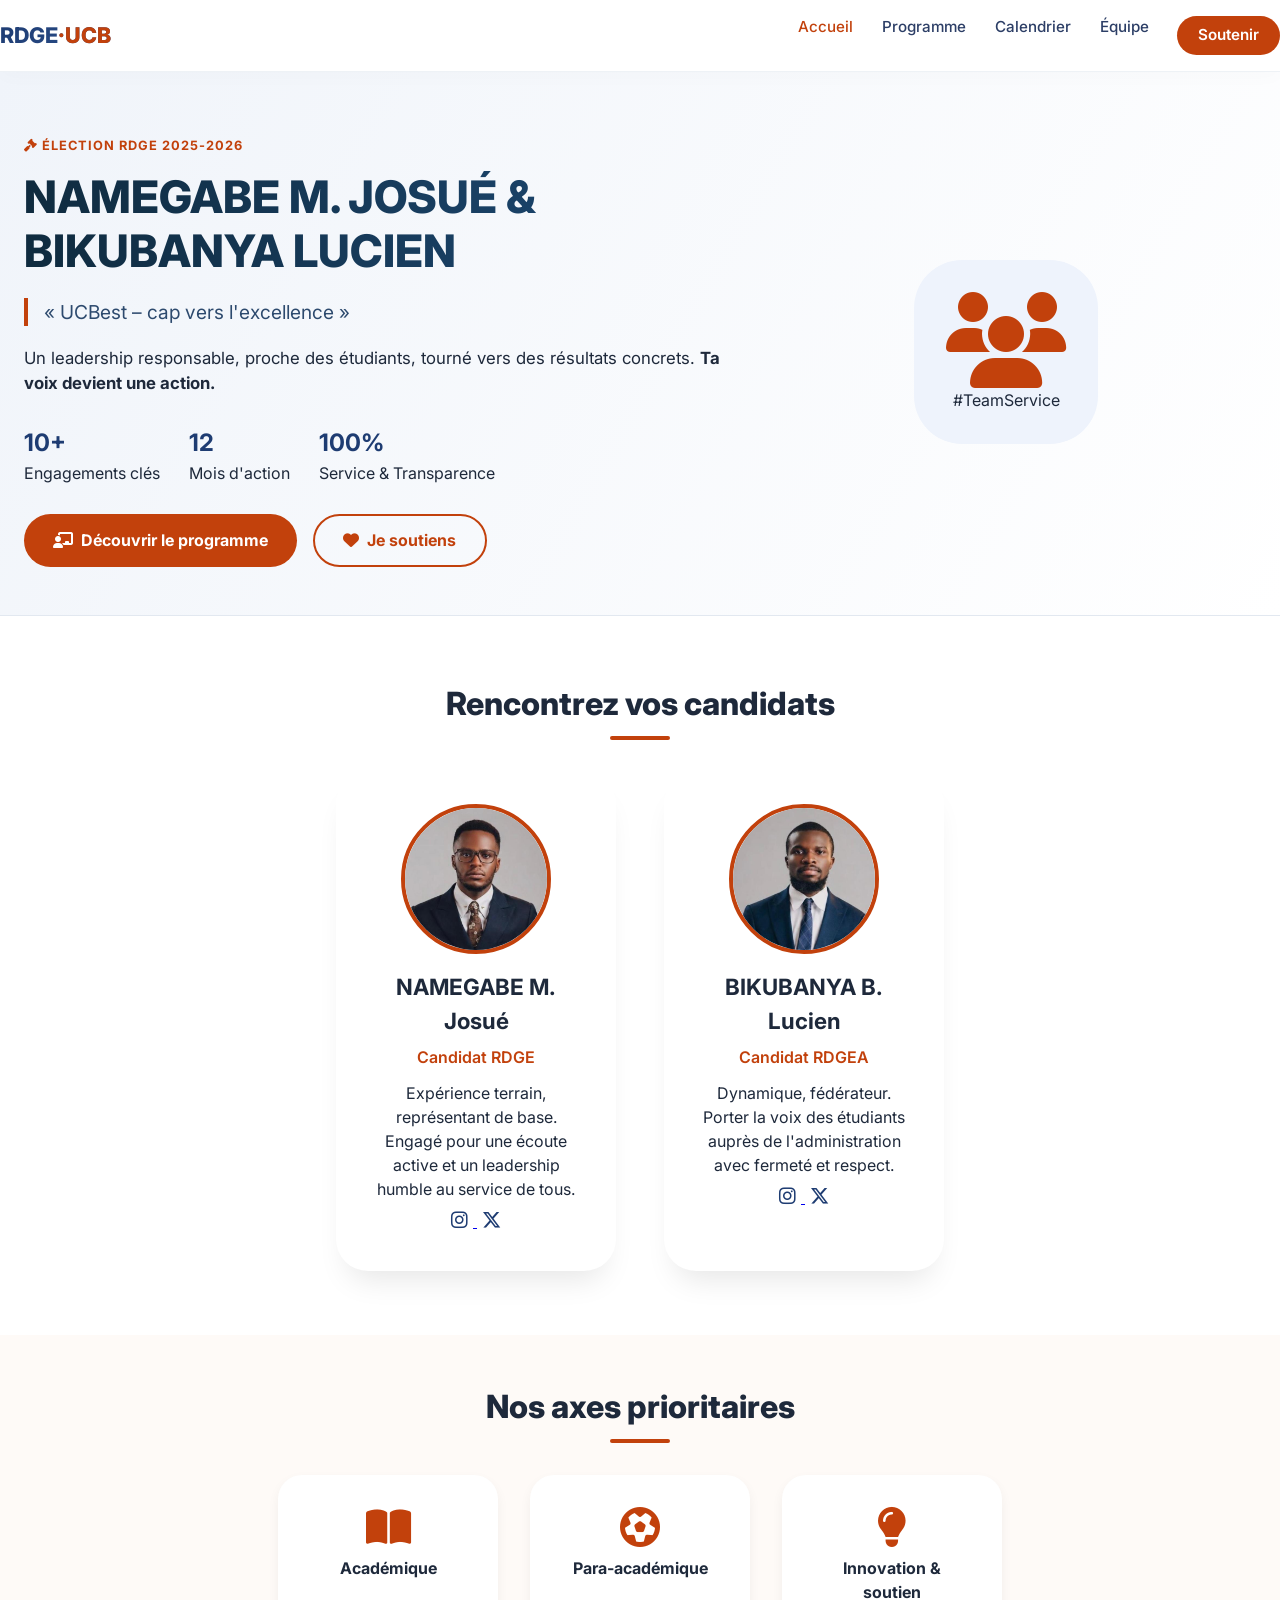
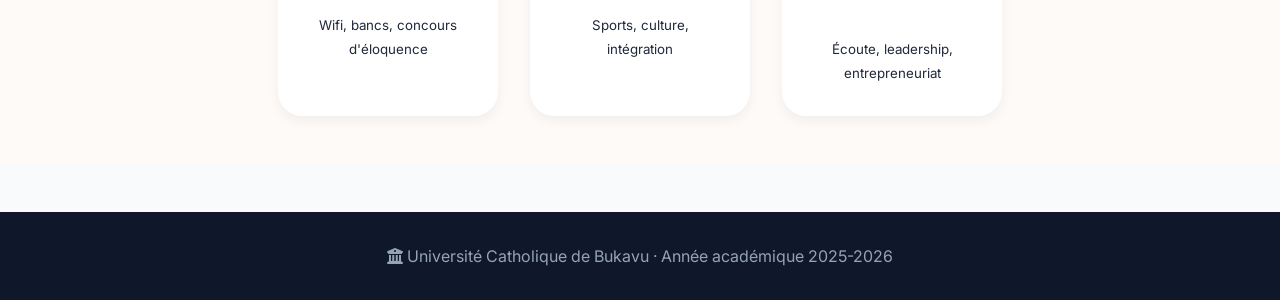
<file: index.html>
<!DOCTYPE html>
<html lang="fr">
<head>
    <meta charset="UTF-8">
    <meta name="viewport" content="width=device-width, initial-scale=1.0">
    <title>Josué & Lucien · RDGE · UCB</title>
    <meta name="description" content="Candidature au poste de Représentant Délégué Général des Étudiants – UCB. On t'écoute. On s'unit. On agit.">
    <link href="https://fonts.googleapis.com/css2?family=Inter:opsz,wght@14..32,300;400;600;700;800&display=swap" rel="stylesheet">
    <link rel="stylesheet" href="https://cdnjs.cloudflare.com/ajax/libs/font-awesome/6.0.0-beta3/css/all.min.css">
    <link rel="stylesheet" href="https://cdnjs.cloudflare.com/ajax/libs/font-awesome/6.5.2/css/all.min.css">
    <link rel="stylesheet" href="css/base.css">
    <link rel="stylesheet" href="css/landing.css">
</head>
<body>
    <nav class="navbar">
        <div class="container nav-inner">
            <div class="logo">RDGE<span>·UCB</span></div>
            <div class="nav-links">
                <a href="index.html" class="active">Accueil</a>
                <a href="programme.html">Programme</a>
                <a href="calendrier.html">Calendrier</a>
                <a href="equipe.html">Équipe</a>
                <a href="soutenir.html" class="btn-vote-nav">Soutenir</a>
            </div>
        </div>
    </nav>

    <header class="hero">
        <div class="container hero-grid">
            <div class="hero-text animate-fade-up">
                <div class="hero-badge"><i class="fas fa-gavel"></i> Élection RDGE 2025-2026</div>
                <h1>NAMEGABE M. JOSUÉ <span>&</span> BIKUBANYA LUCIEN</h1>
                <div class="slogan">« UCBest – cap vers l'excellence »</div>
                <p class="lead">Un leadership responsable, proche des étudiants, tourné vers des résultats concrets. <strong>Ta voix devient une action.</strong></p>
                <div class="hero-stats">
                    <div><strong>10+</strong><br>Engagements clés</div>
                    <div><strong>12</strong><br>Mois d'action</div>
                    <div><strong>100%</strong><br>Service & Transparence</div>
                </div>
                <div class="btn-group">
                    <a href="programme.html" class="btn-primary"><i class="fas fa-chalkboard-user"></i> Découvrir le programme</a>
                    <a href="soutenir.html" class="btn-outline"><i class="fas fa-heart"></i> Je soutiens</a>
                </div>
            </div>
            <div class="hero-visual animate-float">
                <div class="floating-card">
                    <i class="fas fa-users"></i>
                    <p>#TeamService</p>
                </div>
            </div>
        </div>
    </header>

    <section class="candidates-preview">
        <div class="container">
            <h2 class="section-title text-center">Rencontrez vos candidats</h2>
            <div class="candidate-grid">
                <div class="candidate-card animate-on-scroll">
                    <div class="candidate-img">
                        <img src="images/namegabej.jpeg" alt="Josué Namegabe">
                    </div>
                    <h3>NAMEGABE M. Josué</h3>
                    <p class="role">Candidat RDGE</p>
                    <p>Expérience terrain, représentant de base. Engagé pour une écoute active et un leadership humble au service de tous.</p>
                    <div class="social-icons">
                        <a href="https://instagram.com/namegabe_josue" target="_blank" rel="noopener noreferrer">
                            <i class="fa-brands fa-instagram"></i>
                        </a>
                       <a href="https://x.com/Mr_joe_namegabe" target="_blank" rel="noopener noreferrer" class="social-link">
                            <i class="fa-brands fa-x-twitter"></i>
                        </a>
                    </div>
                </div>
                <div class="candidate-card animate-on-scroll" style="animation-delay: 0.2s;">
                    <div class="candidate-img">
                        <img src="images/lucienb.jpeg" alt="Lucien Bikubanya">
                    </div>
                    <h3>BIKUBANYA B. Lucien</h3>
                    <p class="role">Candidat RDGEA</p>
                    <p>Dynamique, fédérateur. Porter la voix des étudiants auprès de l'administration avec fermeté et respect.</p>
                    <div class="social-icons">
                        <a href="https://instagram.com/username" target="_blank" rel="noopener noreferrer">
                            <i class="fa-brands fa-instagram"></i>
                        </a>
                       <a href="https://x.com/Mr_joe_namegabe" target="_blank" rel="noopener noreferrer" class="social-link">
                            <i class="fa-brands fa-x-twitter"></i>
                        </a>
                    </div>
                </div>
            </div>
        </div>
    </section>

    <section class="key-axes">
        <div class="container">
            <h2 class="section-title text-center">Nos axes prioritaires</h2>
            <div class="axes-grid">
                <div class="axe-item"><i class="fas fa-book-open"></i> <span>Académique</span><br><small>Wifi, bancs, concours d'éloquence</small></div>
                <div class="axe-item"><i class="fas fa-futbol"></i> <span>Para-académique</span><br><small>Sports, culture, intégration</small></div>
                <div class="axe-item"><i class="fas fa-lightbulb"></i> <span>Innovation & soutien</span><br><small>Écoute, leadership, entrepreneuriat</small></div>
            </div>
        </div>
    </section>

    <footer>
        <div class="container">
            <p><i class="fas fa-university"></i> Université Catholique de Bukavu · Année académique 2025-2026</p>
        </div>
    </footer>

    <div class="scroll-top" id="scrollTopBtn"><i class="fas fa-arrow-up"></i></div>
    <script src="js/common.js"></script>
</body>
</html>
</file>
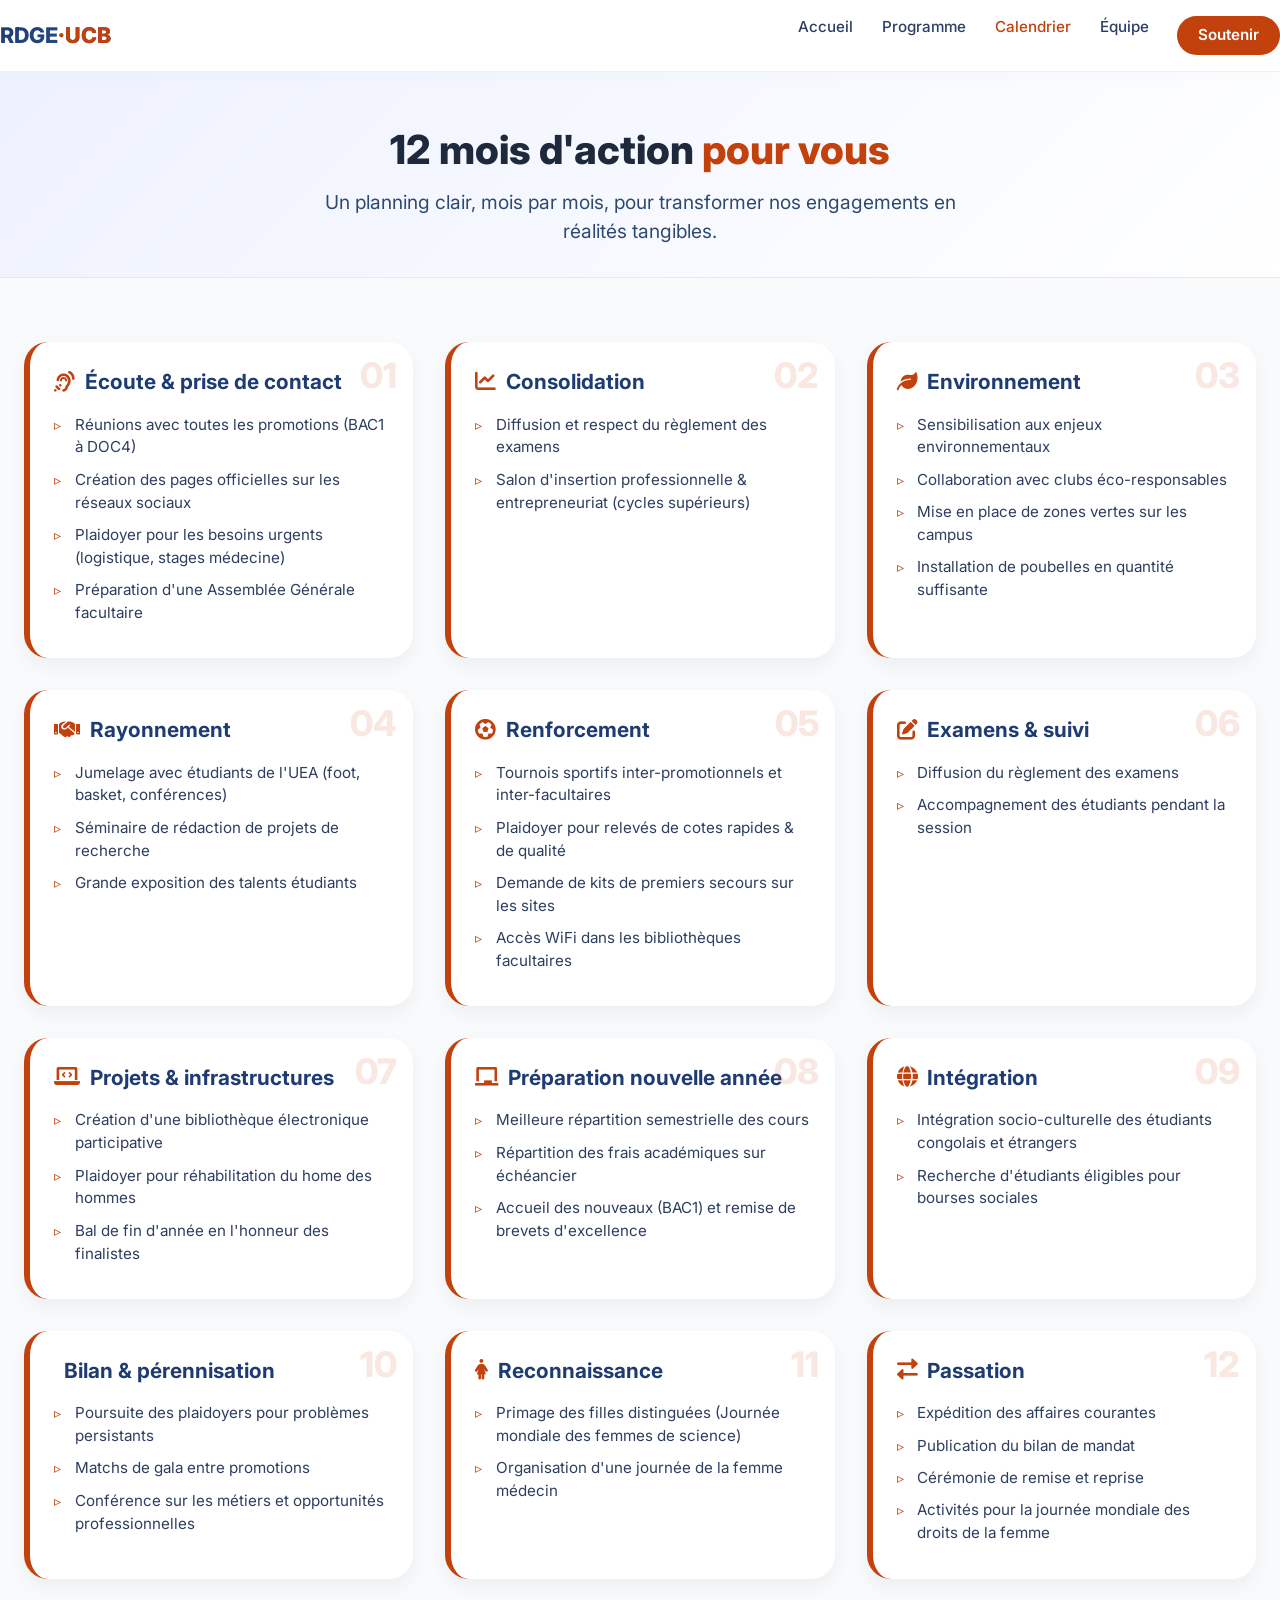
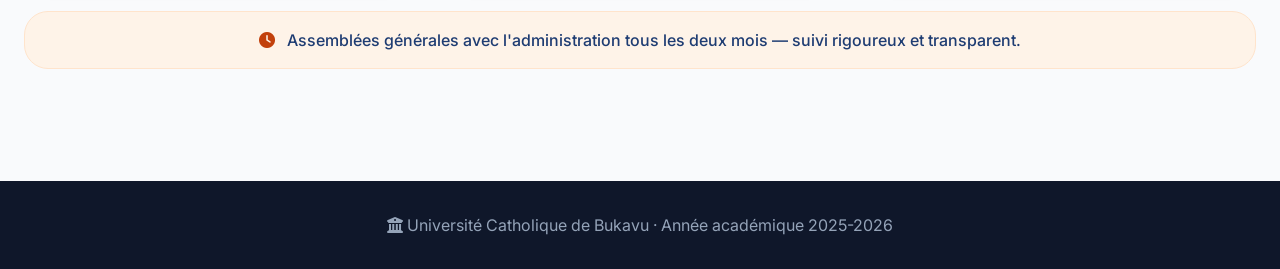
<file: calendrier.html>
<!DOCTYPE html>
<html lang="fr">
<head>
    <meta charset="UTF-8">
    <meta name="viewport" content="width=device-width, initial-scale=1.0">
    <title>Calendrier d'action · Josué & Lucien · RDGE UCB</title>
    <meta name="description" content="Découvrez le plan d'action sur 12 mois des candidats RDGE – écoute, environnement, examens, événements et plus.">
    <link href="https://fonts.googleapis.com/css2?family=Inter:opsz,wght@14..32,300;400;600;700;800&display=swap" rel="stylesheet">
    <link rel="stylesheet" href="https://cdnjs.cloudflare.com/ajax/libs/font-awesome/6.0.0-beta3/css/all.min.css">
    <link rel="stylesheet" href="css/base.css">
    <link rel="stylesheet" href="css/calendrier.css">
</head>
<body>
    <nav class="navbar">
        <div class="container nav-inner">
            <div class="logo">RDGE<span>·UCB</span></div>
            <div class="nav-links">
                <a href="index.html">Accueil</a>
                <a href="programme.html">Programme</a>
                <a href="calendrier.html" class="active">Calendrier</a>
                <a href="equipe.html">Équipe</a>
                <a href="soutenir.html" class="btn-vote-nav">Soutenir</a>
            </div>
        </div>
    </nav>

    <main>
        <section class="page-header-calendar">
            <div class="container">
                <h1> 12 mois d'action <span class="highlight">pour vous</span></h1>
                <p>Un planning clair, mois par mois, pour transformer nos engagements en réalités tangibles.</p>
            </div>
        </section>

        <section class="timeline-section">
            <div class="container">
                <div class="timeline-grid">
                    <!-- Mois 1 -->
                    <div class="month-card">
                        <div class="month-number">01</div>
                        <h3><i class="fas fa-ear-listen"></i> Écoute & prise de contact</h3>
                        <ul>
                            <li>Réunions avec toutes les promotions (BAC1 à DOC4)</li>
                            <li>Création des pages officielles sur les réseaux sociaux</li>
                            <li>Plaidoyer pour les besoins urgents (logistique, stages médecine)</li>
                            <li>Préparation d'une Assemblée Générale facultaire</li>
                        </ul>
                    </div>
                    <!-- Mois 2 -->
                    <div class="month-card">
                        <div class="month-number">02</div>
                        <h3><i class="fas fa-chart-line"></i> Consolidation</h3>
                        <ul>
                            <li>Diffusion et respect du règlement des examens</li>
                            <li>Salon d'insertion professionnelle & entrepreneuriat (cycles supérieurs)</li>
                        </ul>
                    </div>
                    <!-- Mois 3 -->
                    <div class="month-card">
                        <div class="month-number">03</div>
                        <h3><i class="fas fa-leaf"></i> Environnement</h3>
                        <ul>
                            <li>Sensibilisation aux enjeux environnementaux</li>
                            <li>Collaboration avec clubs éco-responsables</li>
                            <li>Mise en place de zones vertes sur les campus</li>
                            <li>Installation de poubelles en quantité suffisante</li>
                        </ul>
                    </div>
                    <!-- Mois 4 -->
                    <div class="month-card">
                        <div class="month-number">04</div>
                        <h3><i class="fas fa-handshake"></i> Rayonnement</h3>
                        <ul>
                            <li>Jumelage avec étudiants de l'UEA (foot, basket, conférences)</li>
                            <li>Séminaire de rédaction de projets de recherche</li>
                            <li>Grande exposition des talents étudiants</li>
                        </ul>
                    </div>
                    <!-- Mois 5 -->
                    <div class="month-card">
                        <div class="month-number">05</div>
                        <h3><i class="fas fa-futbol"></i> Renforcement</h3>
                        <ul>
                            <li>Tournois sportifs inter-promotionnels et inter-facultaires</li>
                            <li>Plaidoyer pour relevés de cotes rapides & de qualité</li>
                            <li>Demande de kits de premiers secours sur les sites</li>
                            <li>Accès WiFi dans les bibliothèques facultaires</li>
                        </ul>
                    </div>
                    <!-- Mois 6 -->
                    <div class="month-card">
                        <div class="month-number">06</div>
                        <h3><i class="fas fa-pen-to-square"></i> Examens & suivi</h3>
                        <ul>
                            <li>Diffusion du règlement des examens</li>
                            <li>Accompagnement des étudiants pendant la session</li>
                        </ul>
                    </div>
                    <!-- Mois 7 -->
                    <div class="month-card">
                        <div class="month-number">07</div>
                        <h3><i class="fas fa-laptop-code"></i> Projets & infrastructures</h3>
                        <ul>
                            <li>Création d'une bibliothèque électronique participative</li>
                            <li>Plaidoyer pour réhabilitation du home des hommes</li>
                            <li>Bal de fin d'année en l'honneur des finalistes</li>
                        </ul>
                    </div>
                    <!-- Mois 8 -->
                    <div class="month-card">
                        <div class="month-number">08</div>
                        <h3><i class="fas fa-chalkboard"></i> Préparation nouvelle année</h3>
                        <ul>
                            <li>Meilleure répartition semestrielle des cours</li>
                            <li>Répartition des frais académiques sur échéancier</li>
                            <li>Accueil des nouveaux (BAC1) et remise de brevets d'excellence</li>
                        </ul>
                    </div>
                    <!-- Mois 9 -->
                    <div class="month-card">
                        <div class="month-number">09</div>
                        <h3><i class="fas fa-globe"></i> Intégration</h3>
                        <ul>
                            <li>Intégration socio-culturelle des étudiants congolais et étrangers</li>
                            <li>Recherche d'étudiants éligibles pour bourses sociales</li>
                        </ul>
                    </div>
                    <!-- Mois 10 -->
                    <div class="month-card">
                        <div class="month-number">10</div>
                        <h3><i class="fas fa-chart-simple"></i> Bilan & pérennisation</h3>
                        <ul>
                            <li>Poursuite des plaidoyers pour problèmes persistants</li>
                            <li>Matchs de gala entre promotions</li>
                            <li>Conférence sur les métiers et opportunités professionnelles</li>
                        </ul>
                    </div>
                    <!-- Mois 11 -->
                    <div class="month-card">
                        <div class="month-number">11</div>
                        <h3><i class="fas fa-female"></i> Reconnaissance</h3>
                        <ul>
                            <li>Primage des filles distinguées (Journée mondiale des femmes de science)</li>
                            <li>Organisation d'une journée de la femme médecin</li>
                        </ul>
                    </div>
                    <!-- Mois 12 -->
                    <div class="month-card">
                        <div class="month-number">12</div>
                        <h3><i class="fas fa-exchange-alt"></i> Passation</h3>
                        <ul>
                            <li>Expédition des affaires courantes</li>
                            <li>Publication du bilan de mandat</li>
                            <li>Cérémonie de remise et reprise</li>
                            <li>Activités pour la journée mondiale des droits de la femme</li>
                        </ul>
                    </div>
                </div>
                <div class="note-baseline">
                    <i class="fas fa-clock"></i> Assemblées générales avec l'administration tous les deux mois — suivi rigoureux et transparent.
                </div>
            </div>
        </section>
    </main>

    <footer>
        <div class="container">
            <p><i class="fas fa-university"></i> Université Catholique de Bukavu · Année académique 2025-2026</p>
        </div>
    </footer>

    <div class="scroll-top" id="scrollTopBtn"><i class="fas fa-arrow-up"></i></div>
    <script src="js/common.js"></script>
</body>
</html>
</file>
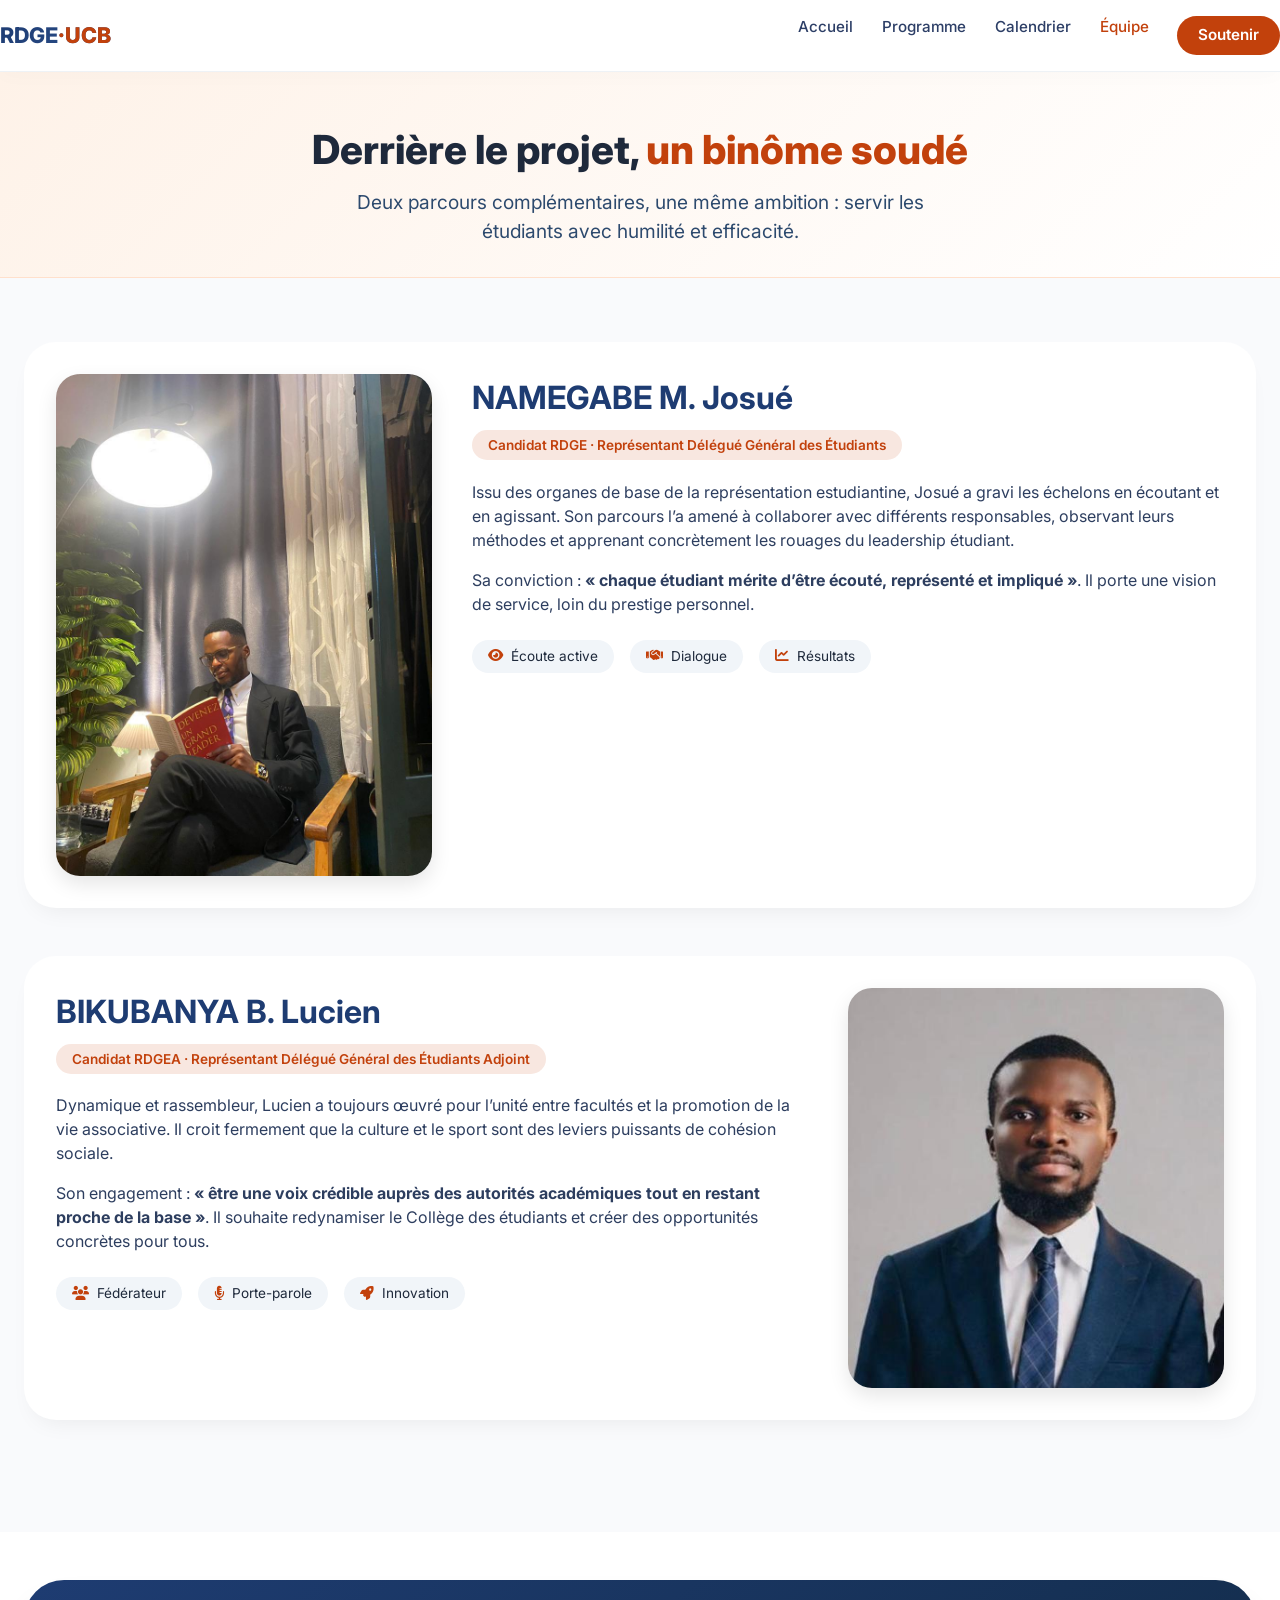
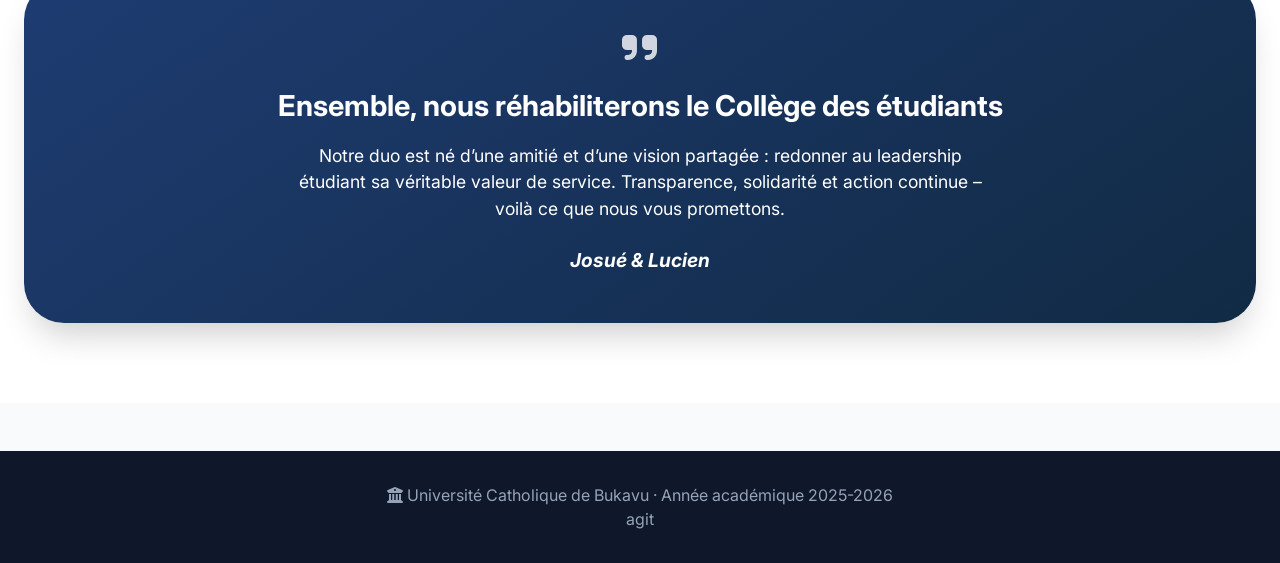
<file: equipe.html>
<!DOCTYPE html>
<html lang="fr">
<head>
    <meta charset="UTF-8">
    <meta name="viewport" content="width=device-width, initial-scale=1.0">
    <title>Notre équipe · Josué & Lucien · RDGE UCB</title>
    <meta name="description" content="Découvrez Namegabe Josué et Bikubanya Lucien, leurs parcours, leurs valeurs et leur engagement pour les étudiants de l'UCB.">
    <link href="https://fonts.googleapis.com/css2?family=Inter:opsz,wght@14..32,300;400;600;700;800&display=swap" rel="stylesheet">
    <link rel="stylesheet" href="https://cdnjs.cloudflare.com/ajax/libs/font-awesome/6.0.0-beta3/css/all.min.css">
    <link rel="stylesheet" href="https://cdnjs.cloudflare.com/ajax/libs/font-awesome/6.5.2/css/all.min.css">

    <link rel="stylesheet" href="css/base.css">
    <link rel="stylesheet" href="css/equipe.css">
</head>
<body>
    <nav class="navbar">
        <div class="container nav-inner">
            <div class="logo">RDGE<span>·UCB</span></div>
            <div class="nav-links">
                <a href="index.html">Accueil</a>
                <a href="programme.html">Programme</a>
                <a href="calendrier.html">Calendrier</a>
                <a href="equipe.html" class="active">Équipe</a>
                <a href="soutenir.html" class="btn-vote-nav">Soutenir</a>
            </div>
        </div>
    </nav>

    <main>
        <section class="page-header-team">
            <div class="container">
                <h1>Derrière le projet, <span class="highlight">un binôme soudé</span></h1>
                <p>Deux parcours complémentaires, une même ambition : servir les étudiants avec humilité et efficacité.</p>
            </div>
        </section>

        <section class="team-showcase">
            <div class="container">
                <!-- Josué card -->
                <div class="team-card left">
                    <div class="team-image">
                        <img src="images/namegabe.jpeg" alt="Namegabe Josué">
                        <div class="social-overlay">
                            <a href="https://instagram.com/namegabe_josue" target="_blank" rel="noopener noreferrer">
                            <i class="fab fa-instagram"></i>
                            </a>h
                            <a href="https://x.com/Mr_joe_namegabe" target="_blank" rel="noopener noreferrer" class="social-link">
                                <i class="fab fa-x-twitter"></i>
                            </a>
                        </div>
                    </div>
                    <div class="team-info">
                        <h2>NAMEGABE M. Josué</h2>
                        <div class="role-badge">Candidat RDGE · Représentant Délégué Général des Étudiants</div>
                        <div class="bio">
                            <p>Issu des organes de base de la représentation estudiantine, Josué a gravi les échelons en écoutant et en agissant. Son parcours l’a amené à collaborer avec différents responsables, observant leurs méthodes et apprenant concrètement les rouages du leadership étudiant.</p>
                            <p>Sa conviction : <strong>« chaque étudiant mérite d’être écouté, représenté et impliqué »</strong>. Il porte une vision de service, loin du prestige personnel.</p>
                        </div>
                        <div class="values">
                            <span><i class="fas fa-eye"></i> Écoute active</span>
                            <span><i class="fas fa-handshake"></i> Dialogue</span>
                            <span><i class="fas fa-chart-line"></i> Résultats</span>
                        </div>
                    </div>
                </div>

                <!-- Lucien card -->
                <div class="team-card right">
                    <div class="team-image">
                        <img src="images/lucienb.jpeg" alt="Bikubanya Lucien">
                        <div class="social-overlay">
                            

                            <a href="https://instagram.com/namegabe_josue" target="_blank" rel="noopener noreferrer">
                            <i class="fab fa-instagram"></i>
                            </a>h
                            <a href="https://x.com/Mr_joe_namegabe" target="_blank" rel="noopener noreferrer" class="social-link">
                                <i class="fab fa-x-twitter"></i>
                            </a>


                        </div>
                    </div>
                    <div class="team-info">
                        <h2>BIKUBANYA B. Lucien</h2>
                        <div class="role-badge">Candidat RDGEA · Représentant Délégué Général des Étudiants Adjoint</div>
                        <div class="bio">
                            <p>Dynamique et rassembleur, Lucien a toujours œuvré pour l’unité entre facultés et la promotion de la vie associative. Il croit fermement que la culture et le sport sont des leviers puissants de cohésion sociale.</p>
                            <p>Son engagement : <strong>« être une voix crédible auprès des autorités académiques tout en restant proche de la base »</strong>. Il souhaite redynamiser le Collège des étudiants et créer des opportunités concrètes pour tous.</p>
                        </div>
                        <div class="values">
                            <span><i class="fas fa-users"></i> Fédérateur</span>
                            <span><i class="fas fa-microphone-alt"></i> Porte-parole</span>
                            <span><i class="fas fa-rocket"></i> Innovation</span>
                        </div>
                    </div>
                </div>
            </div>
        </section>

        <section class="engagement-common">
            <div class="container">
                <div class="common-box">
                    <i class="fas fa-quote-right"></i>
                    <h3>Ensemble, nous réhabiliterons le Collège des étudiants</h3>
                    <p>Notre duo est né d’une amitié et d’une vision partagée : redonner au leadership étudiant sa véritable valeur de service. Transparence, solidarité et action continue – voilà ce que nous vous promettons.</p>
                    <div class="signature">Josué & Lucien</div>
                </div>
            </div>
        </section>
    </main>

    <footer>
        <div class="container">
            <p><i class="fas fa-university"></i> Université Catholique de Bukavu · Année académique 2025-2026</p>
        </div>agit
    </footer>

    <div class="scroll-top" id="scrollTopBtn"><i class="fas fa-arrow-up"></i></div>
    <script src="js/common.js"></script>
</body>
</html>
</file>
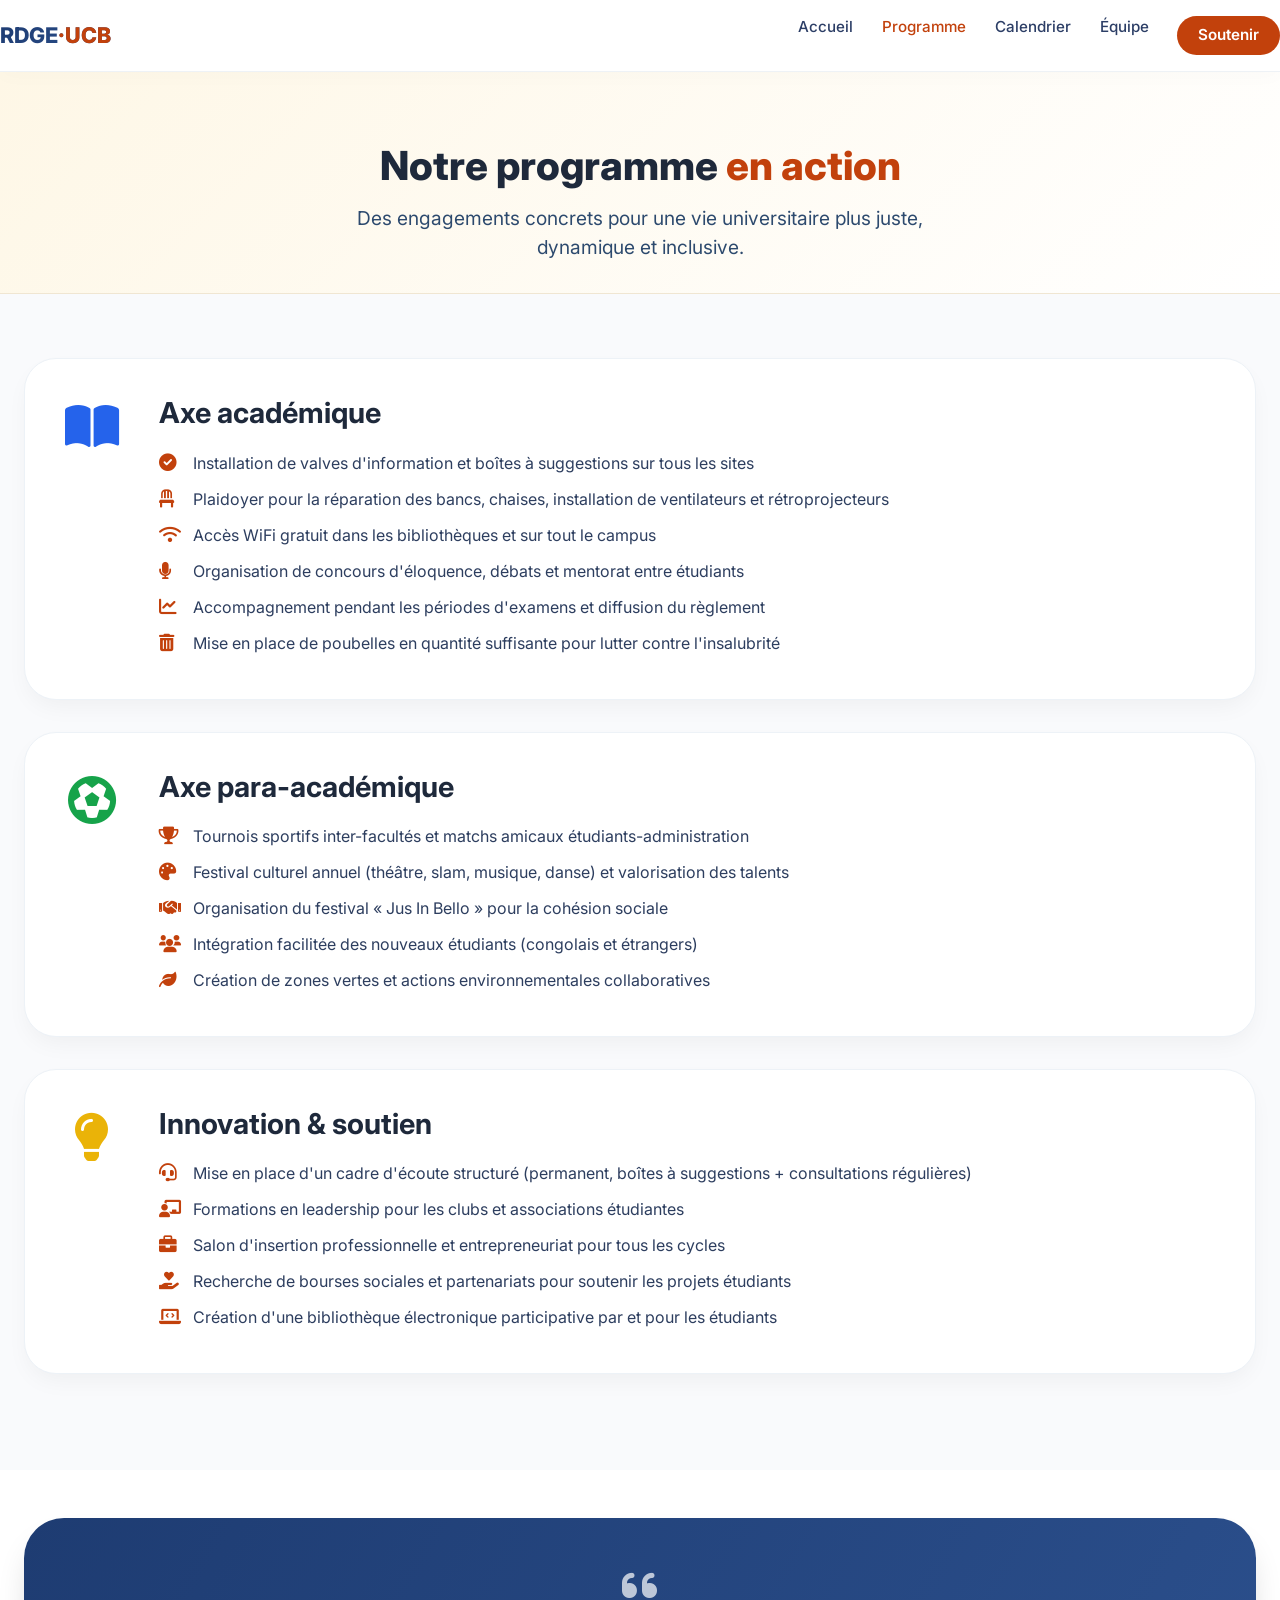
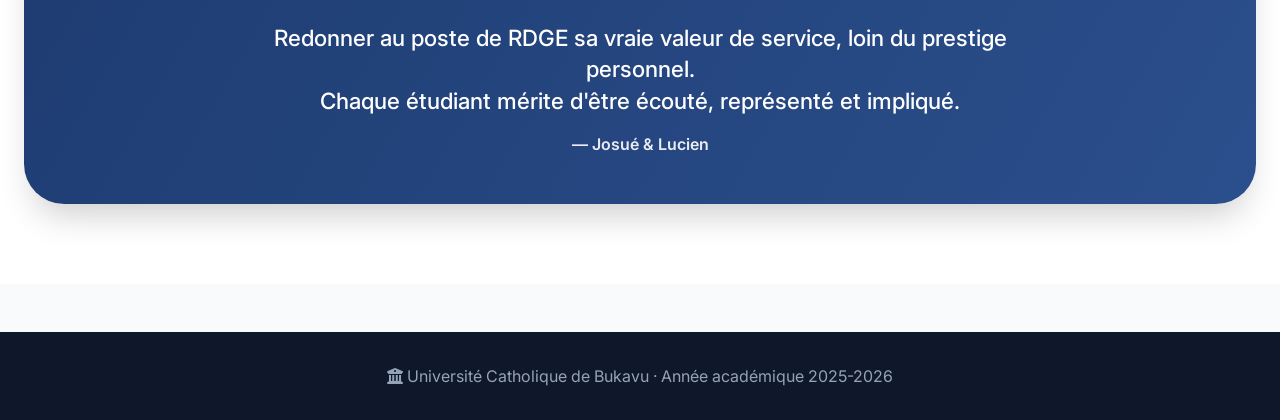
<file: programme.html>
<!DOCTYPE html>
<html lang="fr">
<head>
    <meta charset="UTF-8">
    <meta name="viewport" content="width=device-width, initial-scale=1.0">
    <title>Programme · Josué & Lucien · RDGE UCB</title>
    <meta name="description" content="Découvrez le programme détaillé de Namegabe Josué et Bikubanya Lucien pour le RDGE – axes académique, para-académique, innovation.">
    <link href="https://fonts.googleapis.com/css2?family=Inter:opsz,wght@14..32,300;400;600;700;800&display=swap" rel="stylesheet">
    <link rel="stylesheet" href="https://cdnjs.cloudflare.com/ajax/libs/font-awesome/6.0.0-beta3/css/all.min.css">
    <link rel="stylesheet" href="css/base.css">
    <link rel="stylesheet" href="css/programme.css">
</head>
<body>
    <nav class="navbar">
        <div class="container nav-inner">
            <div class="logo">RDGE<span>·UCB</span></div>
            <div class="nav-links">
                <a href="index.html">Accueil</a>
                <a href="programme.html" class="active">Programme</a>
                <a href="calendrier.html">Calendrier</a>
                <a href="equipe.html">Équipe</a>
                <a href="soutenir.html" class="btn-vote-nav">Soutenir</a>
            </div>
        </div>
    </nav>

    <main>
        <section class="page-header">
            <div class="container">
                <h1>Notre programme <span class="highlight">en action</span></h1>
                <p>Des engagements concrets pour une vie universitaire plus juste, dynamique et inclusive.</p>
            </div>
        </section>

        <section class="axe-section">
            <div class="container">
                <div class="axe-card academic">
                    <div class="axe-icon"><i class="fas fa-book-open"></i></div>
                    <div class="axe-content">
                        <h2> Axe académique</h2>
                        <ul>
                            <li><i class="fas fa-check-circle"></i> Installation de valves d'information et boîtes à suggestions sur tous les sites</li>
                            <li><i class="fas fa-chair"></i> Plaidoyer pour la réparation des bancs, chaises, installation de ventilateurs et rétroprojecteurs</li>
                            <li><i class="fas fa-wifi"></i> Accès WiFi gratuit dans les bibliothèques et sur tout le campus</li>
                            <li><i class="fas fa-microphone"></i> Organisation de concours d'éloquence, débats et mentorat entre étudiants</li>
                            <li><i class="fas fa-chart-line"></i> Accompagnement pendant les périodes d'examens et diffusion du règlement</li>
                            <li><i class="fas fa-trash-alt"></i> Mise en place de poubelles en quantité suffisante pour lutter contre l'insalubrité</li>
                        </ul>
                    </div>
                </div>

                <div class="axe-card para">
                    <div class="axe-icon"><i class="fas fa-futbol"></i></div>
                    <div class="axe-content">
                        <h2> Axe para-académique</h2>
                        <ul>
                            <li><i class="fas fa-trophy"></i> Tournois sportifs inter-facultés et matchs amicaux étudiants-administration</li>
                            <li><i class="fas fa-palette"></i> Festival culturel annuel (théâtre, slam, musique, danse) et valorisation des talents</li>
                            <li><i class="fas fa-handshake"></i> Organisation du festival « Jus In Bello » pour la cohésion sociale</li>
                            <li><i class="fas fa-users"></i> Intégration facilitée des nouveaux étudiants (congolais et étrangers)</li>
                            <li><i class="fas fa-leaf"></i> Création de zones vertes et actions environnementales collaboratives</li>
                        </ul>
                    </div>
                </div>

                <div class="axe-card innovation">
                    <div class="axe-icon"><i class="fas fa-lightbulb"></i></div>
                    <div class="axe-content">
                        <h2> Innovation & soutien</h2>
                        <ul>
                            <li><i class="fas fa-headset"></i> Mise en place d'un cadre d'écoute structuré (permanent, boîtes à suggestions + consultations régulières)</li>
                            <li><i class="fas fa-chalkboard-user"></i> Formations en leadership pour les clubs et associations étudiantes</li>
                            <li><i class="fas fa-briefcase"></i> Salon d'insertion professionnelle et entrepreneuriat pour tous les cycles</li>
                            <li><i class="fas fa-hand-holding-heart"></i> Recherche de bourses sociales et partenariats pour soutenir les projets étudiants</li>
                            <li><i class="fas fa-laptop-code"></i> Création d'une bibliothèque électronique participative par et pour les étudiants</li>
                        </ul>
                    </div>
                </div>
            </div>
        </section>

        <section class="quote-section">
            <div class="container">
                <div class="quote-box">
                    <i class="fas fa-quote-left"></i>
                    <p>Redonner au poste de RDGE sa vraie valeur de service, loin du prestige personnel. <br>Chaque étudiant mérite d'être écouté, représenté et impliqué.</p>
                    <span>— Josué & Lucien</span>
                </div>
            </div>
        </section>
    </main>

    <footer>
        <div class="container">
            <p><i class="fas fa-university"></i> Université Catholique de Bukavu · Année académique 2025-2026</p>
        </div>
    </footer>

    <div class="scroll-top" id="scrollTopBtn"><i class="fas fa-arrow-up"></i></div>
    <script src="js/common.js"></script>
</body>
</html>
</file>
<file: css/base.css>
* {
    margin: 0;
    padding: 0;
    box-sizing: border-box;
}

body {
    font-family: 'Inter', sans-serif;
    background: #f9fafc;
    color: #1e293b;
    line-height: 1.5;
    scroll-behavior: smooth;
}

.container {
    max-width: 1280px;
    margin: 0 auto;
    padding: 0 1.5rem;
}

/* Navbar */
.navbar {
    background: rgba(255,255,255,0.96);
    backdrop-filter: blur(8px);
    box-shadow: 0 4px 20px rgba(0,0,0,0.02);
    position: sticky;
    top: 0;
    z-index: 100;
    border-bottom: 1px solid #eef2f6;
}
.nav-inner {
    display: flex;
    justify-content: space-between;
    align-items: center;
    padding: 1rem 0;
    flex-wrap: wrap;
}
.logo {
    font-weight: 800;
    font-size: 1.35rem;
    background: linear-gradient(135deg, #1e3c72, #2b4f8c);
    background-clip: text;
    -webkit-background-clip: text;
    color: transparent;
}
.logo span { color: #c2410c; background: none; }
.nav-links {
    display: flex;
    gap: 1.8rem;
    font-weight: 500;
}
.nav-links a {
    text-decoration: none;
    color: #2c3e66;
    transition: 0.2s;
    font-size: 0.95rem;
}
.nav-links a:hover, .nav-links a.active { color: #c2410c; }
.btn-vote-nav {
    background: #c2410c;
    padding: 0.5rem 1.3rem;
    border-radius: 40px;
    color: white !important;
    font-weight: 600;
}
.btn-vote-nav:hover { background: #9b2f06; transform: scale(0.98); }

/* Buttons */
.btn-primary, .btn-outline {
    padding: 0.8rem 1.8rem;
    border-radius: 40px;
    font-weight: 700;
    text-decoration: none;
    display: inline-flex;
    align-items: center;
    gap: 0.5rem;
    transition: 0.2s;
}
.btn-primary {
    background: #c2410c;
    color: white;
    border: none;
}
.btn-outline {
    background: transparent;
    border: 2px solid #c2410c;
    color: #c2410c;
}
.btn-primary:hover { background: #9b2f06; transform: scale(0.98); }
.btn-outline:hover { background: #c2410c10; }

/* Footer */
footer {
    background: #0f172a;
    color: #94a3b8;
    padding: 2rem 0;
    text-align: center;
    margin-top: 3rem;
}
.scroll-top {
    position: fixed;
    bottom: 1.5rem;
    right: 1rem;
    background: #c2410c;
    color: white;
    border-radius: 2rem;
    padding: 0.6rem 1rem;
    cursor: pointer;
    opacity: 0;
    transition: 0.2s;
    z-index: 99;
}
@media (max-width: 760px) {
    .nav-inner { flex-direction: column; gap: 0.8rem; }
    .nav-links { flex-wrap: wrap; justify-content: center; gap: 1rem; }
}
</file>
<file: css/landing.css>
/* Hero */
.hero {
    background: linear-gradient(120deg, #f0f4fa 0%, #ffffff 100%);
    padding: 4rem 0 3rem;
    border-bottom: 1px solid #e2e8f0;
}
.hero-grid {
    display: flex;
    flex-wrap: wrap;
    align-items: center;
    gap: 2rem;
    justify-content: space-between;
}
.hero-text { flex: 1.4; }
.hero-badge {
    color: #c2410c;
    font-weight: 700;
    letter-spacing: 1px;
    font-size: 0.8rem;
    text-transform: uppercase;
    margin-bottom: 1rem;
}
.hero-text h1 {
    font-size: 2.8rem;
    font-weight: 800;
    line-height: 1.2;
    background: linear-gradient(to right, #0f2b3f, #1e4a76);
    background-clip: text;
    -webkit-background-clip: text;
    color: transparent;
}
.slogan {
    font-size: 1.2rem;
    color: #2d4a6e;
    border-left: 4px solid #c2410c;
    padding-left: 1rem;
    margin: 1.2rem 0;
}
.lead { font-size: 1.05rem; margin: 1rem 0; }
.hero-stats {
    display: flex;
    gap: 1.8rem;
    margin: 1.8rem 0;
}
.hero-stats div strong { font-size: 1.5rem; color: #1e3c72; }
.btn-group { display: flex; gap: 1rem; flex-wrap: wrap; }

/* floating visual */
.hero-visual {
    flex: 1;
    text-align: center;
}
.floating-card {
    background: #eef3fc;
    border-radius: 3rem;
    padding: 2rem;
    display: inline-block;
    animation: float 3s ease-in-out infinite;
}
.floating-card i { font-size: 6rem; color: #c2410c; }
@keyframes float {
    0% { transform: translateY(0px); }
    50% { transform: translateY(-15px); }
    100% { transform: translateY(0px); }
}
.animate-fade-up {
    animation: fadeUp 0.8s ease-out;
}
@keyframes fadeUp {
    from { opacity: 0; transform: translateY(30px); }
    to { opacity: 1; transform: translateY(0); }
}

/* candidates preview */
.candidates-preview { padding: 4rem 0; background: white; }
.section-title { font-size: 2rem; font-weight: 800; margin-bottom: 2rem; }
.text-center { text-align: center; }
.section-title:after {
    content: '';
    display: block;
    width: 60px;
    height: 4px;
    background: #c2410c;
    margin: 0.5rem auto 0;
    border-radius: 4px;
}
.candidate-grid {
    display: flex;
    flex-wrap: wrap;
    justify-content: center;
    gap: 3rem;
    margin-top: 2rem;
}
.candidate-card {
    background: white;
    border-radius: 2rem;
    padding: 2rem;
    text-align: center;
    box-shadow: 0 20px 30px -12px rgba(0,0,0,0.1);
    transition: transform 0.3s;
    width: 280px;
}
.candidate-card:hover { transform: translateY(-8px); }
.candidate-img {
    width: 150px;
    height: 150px;
    margin: 0 auto 1rem;
    border-radius: 50%;
    overflow: hidden;
    border: 4px solid #c2410c;
    background: #f0f2f5;
    display: flex;
    align-items: center;
    justify-content: center;
}
.candidate-img img {
    width: 100%;
    height: 100%;
    object-fit: cover;  /* ensures image fills circle without distortion */
    display: block;
}
.candidate-card h3 { font-size: 1.4rem; margin: 0.5rem 0; }
.role { color: #c2410c; font-weight: 600; margin-bottom: 0.75rem; }
.social-icons i {
    font-size: 1.2rem;
    margin: 0.5rem 0.3rem;
    color: #1e3c72;
    cursor: pointer;
}

/* axes preview */
.key-axes { padding: 3rem 0; background: #fefaf7; }
.axes-grid {
    display: flex;
    flex-wrap: wrap;
    justify-content: center;
    gap: 2rem;
    margin-top: 2rem;
}
.axe-item {
    background: white;
    padding: 2rem;
    border-radius: 1.5rem;
    text-align: center;
    width: 220px;
    box-shadow: 0 5px 12px rgba(0,0,0,0.05);
}
.axe-item i { font-size: 2.5rem; color: #c2410c; }
.axe-item span { font-weight: 700; display: block; margin: 0.5rem 0; }

/* scroll animations */
.animate-on-scroll {
    opacity: 0;
    transform: translateY(20px);
    transition: opacity 0.6s ease, transform 0.6s ease;
}
.animate-on-scroll.visible {
    opacity: 1;
    transform: translateY(0);
}


.social-link {
    color: #000;
    font-size: 24px;
    text-decoration: none;
}

.social-link:hover {
    opacity: 0.7;
}

.fa-instagram {
    color: #E1306C;
    font-size: 24px;
}
</file>
<file: css/calendrier.css>
/* Calendrier page specific styles */

.page-header-calendar {
    background: linear-gradient(135deg, #eef2ff 0%, #ffffff 100%);
    padding: 3rem 0 2rem;
    text-align: center;
    border-bottom: 1px solid #e0e7ff;
}
.page-header-calendar h1 {
    font-size: 2.5rem;
    font-weight: 800;
    margin-bottom: 0.5rem;
}
.page-header-calendar .highlight {
    color: #c2410c;
}
.page-header-calendar p {
    font-size: 1.2rem;
    color: #2d4a6e;
    max-width: 650px;
    margin: 0 auto;
}

.timeline-section {
    padding: 4rem 0;
    background: #f9fafc;
}
.timeline-grid {
    display: grid;
    grid-template-columns: repeat(auto-fill, minmax(340px, 1fr));
    gap: 2rem;
    margin-bottom: 2rem;
}
.month-card {
    background: white;
    border-radius: 1.5rem;
    padding: 1.5rem;
    box-shadow: 0 8px 20px rgba(0,0,0,0.05);
    transition: transform 0.25s, box-shadow 0.25s;
    border-left: 6px solid #c2410c;
    position: relative;
    overflow: hidden;
}
.month-card:hover {
    transform: translateY(-5px);
    box-shadow: 0 20px 30px -12px rgba(0,0,0,0.12);
}
.month-number {
    position: absolute;
    top: 1rem;
    right: 1rem;
    font-size: 2.2rem;
    font-weight: 800;
    color: rgba(194, 65, 12, 0.12);
    line-height: 1;
}
.month-card h3 {
    font-size: 1.3rem;
    margin-bottom: 1rem;
    display: flex;
    align-items: center;
    gap: 0.6rem;
    color: #1e3c72;
}
.month-card h3 i {
    color: #c2410c;
    font-size: 1.3rem;
}
.month-card ul {
    list-style: none;
    padding-left: 0;
    margin: 0;
}
.month-card li {
    margin-bottom: 0.6rem;
    padding-left: 1.3rem;
    position: relative;
    font-size: 0.95rem;
    color: #2d3e5f;
}
.month-card li::before {
    content: "▹";
    position: absolute;
    left: 0;
    color: #c2410c;
    font-size: 0.9rem;
}

.note-baseline {
    background: #fef3e8;
    border-radius: 1.5rem;
    padding: 1rem 1.5rem;
    text-align: center;
    font-weight: 500;
    color: #1e3c72;
    margin-top: 2rem;
    border: 1px solid #ffe4cc;
}
.note-baseline i {
    color: #c2410c;
    margin-right: 0.5rem;
}

/* Responsive */
@media (max-width: 768px) {
    .timeline-grid {
        grid-template-columns: 1fr;
    }
    .page-header-calendar h1 {
        font-size: 1.8rem;
    }
    .month-card h3 {
        font-size: 1.1rem;
        flex-wrap: wrap;
    }
}
</file>
<file: css/equipe.css>
/* Team page specific styles */

.page-header-team {
    background: linear-gradient(135deg, #fef2e8 0%, #ffffff 100%);
    padding: 3rem 0 2rem;
    text-align: center;
    border-bottom: 1px solid #ffe0cc;
}
.page-header-team h1 {
    font-size: 2.5rem;
    font-weight: 800;
    margin-bottom: 0.5rem;
}
.page-header-team .highlight {
    color: #c2410c;
}
.page-header-team p {
    font-size: 1.2rem;
    color: #2d4a6e;
    max-width: 650px;
    margin: 0 auto;
}

.team-showcase {
    padding: 4rem 0;
    background: #f9fafc;
}
.team-card {
    display: flex;
    flex-wrap: wrap;
    gap: 2.5rem;
    background: white;
    border-radius: 2rem;
    margin-bottom: 3rem;
    padding: 2rem;
    box-shadow: 0 12px 24px -12px rgba(0,0,0,0.08);
    transition: transform 0.2s;
}
.team-card:hover {
    transform: scale(1.01);
}
.team-card.left .team-image {
    order: 1;
}
.team-card.left .team-info {
    order: 2;
}
.team-card.right .team-image {
    order: 2;
}
.team-card.right .team-info {
    order: 1;
}
.team-image {
    flex: 1;
    min-width: 220px;
    position: relative;
    border-radius: 1.5rem;
    overflow: hidden;
    box-shadow: 0 8px 20px rgba(0,0,0,0.1);
}
.team-image img {
    width: 100%;
    height: 100%;
    object-fit: cover;
    display: block;
    transition: transform 0.3s;
}
.team-image:hover img {
    transform: scale(1.03);
}
.social-overlay {
    position: absolute;
    bottom: 0;
    left: 0;
    right: 0;
    background: rgba(0,0,0,0.6);
    display: flex;
    justify-content: center;
    gap: 1.2rem;
    padding: 0.8rem;
    opacity: 0;
    transition: opacity 0.2s;
}
.team-image:hover .social-overlay {
    opacity: 1;
}
.social-overlay a {
    color: white;
    font-size: 1.3rem;
}
.social-overlay a:hover {
    color: #c2410c;
}
.team-info {
    flex: 2;
}
.team-info h2 {
    font-size: 2rem;
    margin-bottom: 0.5rem;
    color: #1e3c72;
}
.role-badge {
    display: inline-block;
    background: #c2410c20;
    color: #c2410c;
    padding: 0.3rem 1rem;
    border-radius: 30px;
    font-size: 0.85rem;
    font-weight: 600;
    margin-bottom: 1.2rem;
}
.bio p {
    margin-bottom: 1rem;
    line-height: 1.5;
    color: #2d3e5f;
}
.values {
    display: flex;
    flex-wrap: wrap;
    gap: 1rem;
    margin-top: 1.5rem;
}
.values span {
    background: #f1f5f9;
    padding: 0.4rem 1rem;
    border-radius: 30px;
    font-size: 0.85rem;
    display: inline-flex;
    align-items: center;
    gap: 0.5rem;
}
.values i {
    color: #c2410c;
}

.engagement-common {
    padding: 3rem 0 5rem;
    background: white;
}
.common-box {
    background: linear-gradient(145deg, #1e3c72, #112a44);
    color: white;
    padding: 3rem 2rem;
    border-radius: 2.5rem;
    text-align: center;
    box-shadow: 0 20px 35px -10px rgba(0,0,0,0.2);
}
.common-box i {
    font-size: 2.5rem;
    opacity: 0.8;
    margin-bottom: 1rem;
}
.common-box h3 {
    font-size: 1.8rem;
    margin-bottom: 1rem;
}
.common-box p {
    max-width: 700px;
    margin: 0 auto 1.5rem;
    font-size: 1.1rem;
}
.signature {
    font-weight: 700;
    font-size: 1.2rem;
    font-style: italic;
}

/* Responsive */
@media (max-width: 768px) {
    .team-card {
        flex-direction: column;
        padding: 1.5rem;
    }
    .team-card.left .team-image,
    .team-card.right .team-image {
        order: 0;
    }
    .team-info h2 {
        font-size: 1.6rem;
    }
    .page-header-team h1 {
        font-size: 1.8rem;
    }
    .common-box h3 {
        font-size: 1.4rem;
    }
}


.social-link {
    color: #000;
    font-size: 24px;
    text-decoration: none;
}

.social-link:hover {
    opacity: 0.7;
}
</file>
<file: css/programme.css>
/* Programme page specific styles */

.page-header {
    background: linear-gradient(135deg, #fef7e6 0%, #ffffff 100%);
    padding: 4rem 0 2rem;
    text-align: center;
    border-bottom: 1px solid #f0e6d2;
}
.page-header h1 {
    font-size: 2.5rem;
    font-weight: 800;
    margin-bottom: 0.5rem;
}
.page-header .highlight {
    color: #c2410c;
    position: relative;
}
.page-header p {
    font-size: 1.2rem;
    color: #2d4a6e;
    max-width: 600px;
    margin: 0 auto;
}

.axe-section {
    padding: 4rem 0;
    background: #f9fafc;
}
.axe-card {
    display: flex;
    align-items: flex-start;
    gap: 2rem;
    background: white;
    border-radius: 2rem;
    padding: 2rem;
    margin-bottom: 2rem;
    box-shadow: 0 10px 25px -5px rgba(0,0,0,0.05);
    transition: transform 0.2s, box-shadow 0.2s;
    border: 1px solid #edf2f7;
}
.axe-card:hover {
    transform: translateY(-4px);
    box-shadow: 0 20px 30px -12px rgba(0,0,0,0.1);
}
.axe-icon {
    font-size: 3rem;
    min-width: 70px;
    text-align: center;
}
.academic .axe-icon { color: #2563eb; }
.para .axe-icon { color: #16a34a; }
.innovation .axe-icon { color: #eab308; }

.axe-content h2 {
    font-size: 1.8rem;
    margin-bottom: 1rem;
    font-weight: 700;
}
.axe-content ul {
    list-style: none;
    padding-left: 0;
}
.axe-content li {
    margin-bottom: 0.75rem;
    display: flex;
    align-items: center;
    gap: 0.75rem;
    font-size: 1rem;
    color: #2d3e5f;
}
.axe-content li i {
    color: #c2410c;
    width: 1.4rem;
    font-size: 1.1rem;
}

.quote-section {
    padding: 3rem 0 5rem;
    background: #ffffff;
}
.quote-box {
    background: linear-gradient(120deg, #1e3c72, #2b4f8c);
    color: white;
    padding: 3rem 2rem;
    border-radius: 2.5rem;
    text-align: center;
    box-shadow: 0 20px 35px -10px rgba(0,0,0,0.2);
}
.quote-box i {
    font-size: 2.5rem;
    opacity: 0.7;
    margin-bottom: 1rem;
}
.quote-box p {
    font-size: 1.4rem;
    font-weight: 500;
    line-height: 1.4;
    max-width: 800px;
    margin: 0 auto 1rem;
}
.quote-box span {
    font-weight: 600;
    font-size: 1rem;
    opacity: 0.9;
}

/* Responsive */
@media (max-width: 768px) {
    .axe-card {
        flex-direction: column;
        align-items: center;
        text-align: center;
        padding: 1.5rem;
    }
    .axe-content li {
        justify-content: center;
        flex-wrap: wrap;
        text-align: left;
        justify-content: flex-start;
    }
    .page-header h1 { font-size: 1.8rem; }
    .quote-box p { font-size: 1.1rem; }
}
</file>
